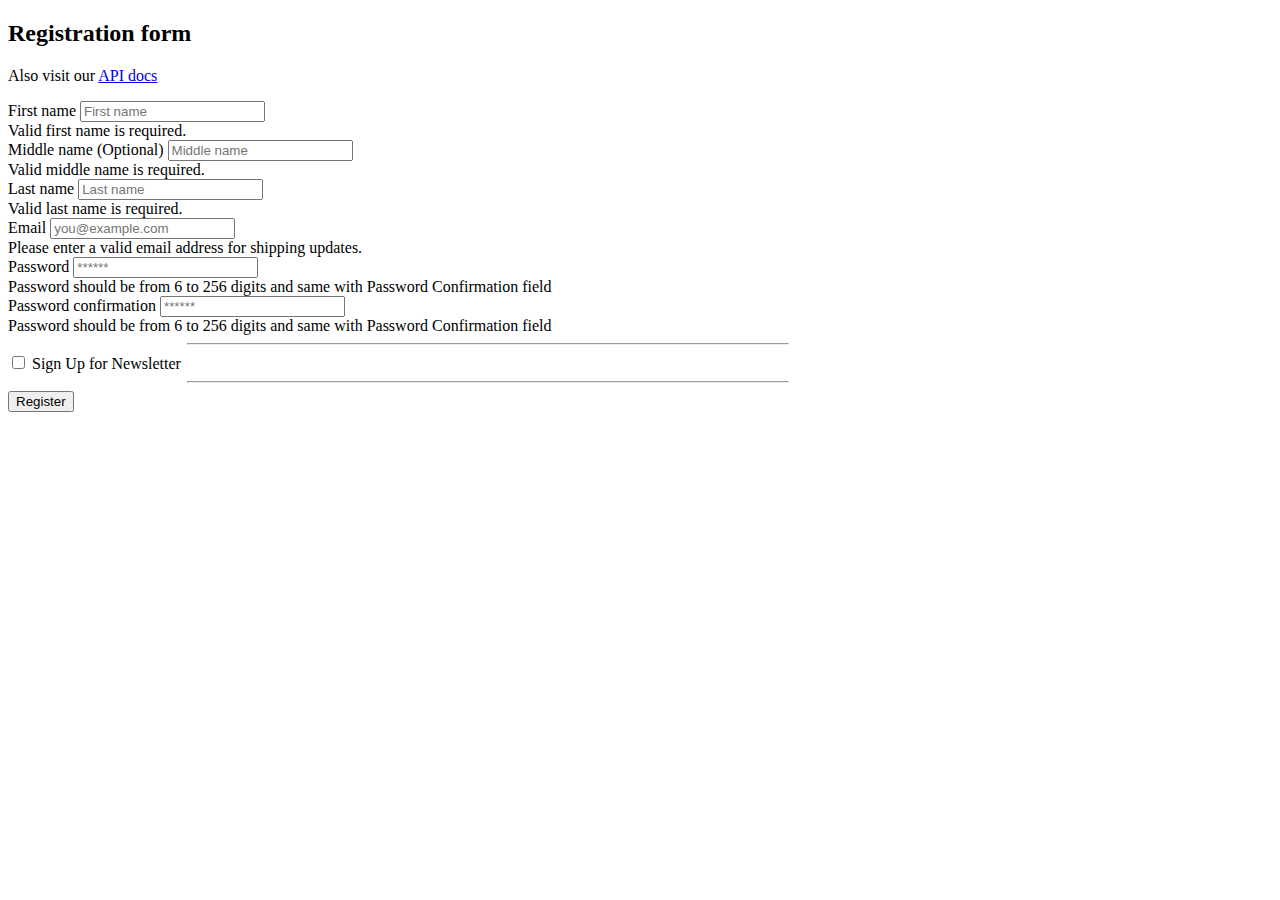
<file: src/main/resources/static/index.html>
<!DOCTYPE html>
<html lang="en">
<head>
    <meta name="viewport" content="width=device-width, initial-scale=1, shrink-to-fit=no">
    <meta charset="UTF-8">
    <title>"Pretty" UI</title>
    <link rel="stylesheet" href="css/main.css">
    <link rel="stylesheet" href="https://stackpath.bootstrapcdn.com/bootstrap/4.1.1/css/bootstrap.min.css"
          integrity="sha384-WskhaSGFgHYWDcbwN70/dfYBj47jz9qbsMId/iRN3ewGhXQFZCSftd1LZCfmhktB" crossorigin="anonymous">
</head>
<body class="bg-light">
<div class="container">
    <div class="py-5 text-center">
        <h2>Registration form</h2>
        <p class="lead">Also visit our <a href="api.html">API docs</a></p>
    </div>


    <div class="col-md-12 ">
        <form class="needs-validation" novalidate="">
            <div class="row">
                <div class="col-md-3"></div>
                <div class="col-md-6 mb-3">
                    <label for="firstName">First name</label>
                    <input type="text" class="form-control" id="firstName" placeholder="First name" value=""
                           required="">
                    <div class="invalid-feedback">
                        Valid first name is required.
                    </div>
                </div>
            </div>
            <div class="row">
                <div class="col-md-3"></div>
                <div class="col-md-6 mb-3">
                    <label for="middleName">Middle name <span class="text-muted">(Optional)</span></label>
                    <input type="text" class="form-control" id="middleName" placeholder="Middle name" value="">
                    <div class="invalid-feedback">
                        Valid middle name is required.
                    </div>
                </div>
            </div>
            <div class="row">
                <div class="col-md-3"></div>
                <div class="col-md-6 mb-3">
                    <label for="lastName">Last name</label>
                    <input type="text" class="form-control" id="lastName" placeholder="Last name" value="" required="">
                    <div class="invalid-feedback">
                        Valid last name is required.
                    </div>
                </div>
            </div>
            <div class="row">
                <div class="col-md-3"></div>
                <div class="col-md-6 mb-3">
                    <label for="email">Email</label>
                    <input type="email" class="form-control" id="email" placeholder="you@example.com" required="">
                    <div class="invalid-feedback">
                        Please enter a valid email address for shipping updates.
                    </div>
                </div>
            </div>
            <div class="row">
                <div class="col-md-3"></div>
                <div class="col-md-6 mb-3">
                    <label for="password">Password</label>
                    <input type="password" class="form-control" id="password" placeholder="******" required=""
                           minlength="6" maxlength="256">
                    <div class="invalid-feedback" style="width: 100%;">
                        Password should be from 6 to 256 digits and same with Password Confirmation field
                    </div>
                </div>
            </div>
            <div class="row">
                <div class="col-md-3"></div>
                <div class="col-md-6 mb-3">
                    <label for="confirmation">Password confirmation</label>
                    <input type="password" class="form-control" id="confirmation" placeholder="******" required=""
                           minlength="6" maxlength="256">
                    <div class="invalid-feedback" style="width: 100%;">
                        Password should be from 6 to 256 digits and same with Password Confirmation field
                    </div>
                </div>
            </div>

            <hr class="mb-2">
            <div class="row">
                <div class="col-md-3"></div>
                <div class="col-md-6">
                    <div class="custom-control custom-checkbox">

                        <input type="checkbox" class="custom-control-input" id="subscription">
                        <label class="custom-control-label" for="subscription">Sign Up for Newsletter</label>
                    </div>
                </div>
            </div>
            <hr class="mb-2">
            <div class="row mb-4">
                <div class="col-md-3"></div>
                <div class="col-md-6">
                    <button class="btn btn-primary btn-lg btn-block" type="submit">Register</button>
                </div>
            </div>
            <div class="row" id="resultContainer">
                <div class="col-md-3"></div>
                <div class="col-md-6">
                    <div class="alert alert-success" role="alert" id="resultSuccess" style="display: none">
                        Your account have been registered!
                    </div>
                    <div class="alert alert-danger" role="alert" id="resultInternalError" style="display: none">
                        Sorry, server got internal error while processing your request
                    </div>
                    <div class="alert alert-danger" role="alert" id="resultExternalError" style="display: none">
                        Sorry, can not register your account
                    </div>
                </div>
            </div>

        </form>
    </div>
</div>
</div>
<script src="https://code.jquery.com/jquery-3.3.1.min.js"
        integrity="sha256-FgpCb/KJQlLNfOu91ta32o/NMZxltwRo8QtmkMRdAu8=" crossorigin="anonymous"></script>
<script src="https://cdnjs.cloudflare.com/ajax/libs/popper.js/1.14.3/umd/popper.min.js"
        integrity="sha384-ZMP7rVo3mIykV+2+9J3UJ46jBk0WLaUAdn689aCwoqbBJiSnjAK/l8WvCWPIPm49"
        crossorigin="anonymous"></script>
<script src="https://stackpath.bootstrapcdn.com/bootstrap/4.1.1/js/bootstrap.min.js"
        integrity="sha384-smHYKdLADwkXOn1EmN1qk/HfnUcbVRZyYmZ4qpPea6sjB/pTJ0euyQp0Mk8ck+5T"
        crossorigin="anonymous"></script>
<script>
    (function () {
        'use strict';

        window.addEventListener('load', function () {
            var forms = document.getElementsByClassName('needs-validation');

            var validation = Array.prototype.filter.call(forms, function (form) {
                form.addEventListener('submit', function (event) {
                    event.preventDefault();
                    event.stopPropagation();
                    if (form.checkValidity() === true) {
                        var dataObject = {};
                        dataObject.firstname = document.getElementById("firstName").value;
                        dataObject.middlename = document.getElementById("middleName").value;
                        dataObject.lastname = document.getElementById("lastName").value;
                        dataObject.email = document.getElementById("email").value;
                        dataObject.password = document.getElementById("password").value;
                        dataObject.subscribed = document.getElementById("subscription").checked;

                        $.ajax({
                            url: "/register",
                            type: "POST",
                            contentType: "application/json",
                            data: JSON.stringify(dataObject),
                            success: function(data){
                                console.log(data);
                                console.log(data.status);
                                if(data.status=="success"){
                                    $("#resultSuccess").show();
                                    $("#resultSuccess").fadeOut(5000);
                                } else {
                                    $("#resultExternalError").show();
                                    $("#resultExternalError").fadeOut(5000);
                                }
                            },
                            error: function(data){
                                console.log(data);
                                $("#resultInternalError").show();
                                $("#resultInternalError").fadeOut(5000);
                            }
                        });
                    }
                    form.classList.add('was-validated');
                }, false);
            });
        }, false);
    })();

    function checkSamePasswords() {
        var password = document.getElementById("password");
        var confirmation = document.getElementById("confirmation");

        if (password.value == confirmation.value) {
            password.setCustomValidity("");
            confirmation.setCustomValidity("");
        } else {
            password.setCustomValidity("Error");
            confirmation.setCustomValidity("Error");
        }
    }

    window.onload = function () {
        document.getElementById("password").onchange = checkSamePasswords;
        document.getElementById("confirmation").onchange = checkSamePasswords;
    }
</script>
</body>
</html>
</file>
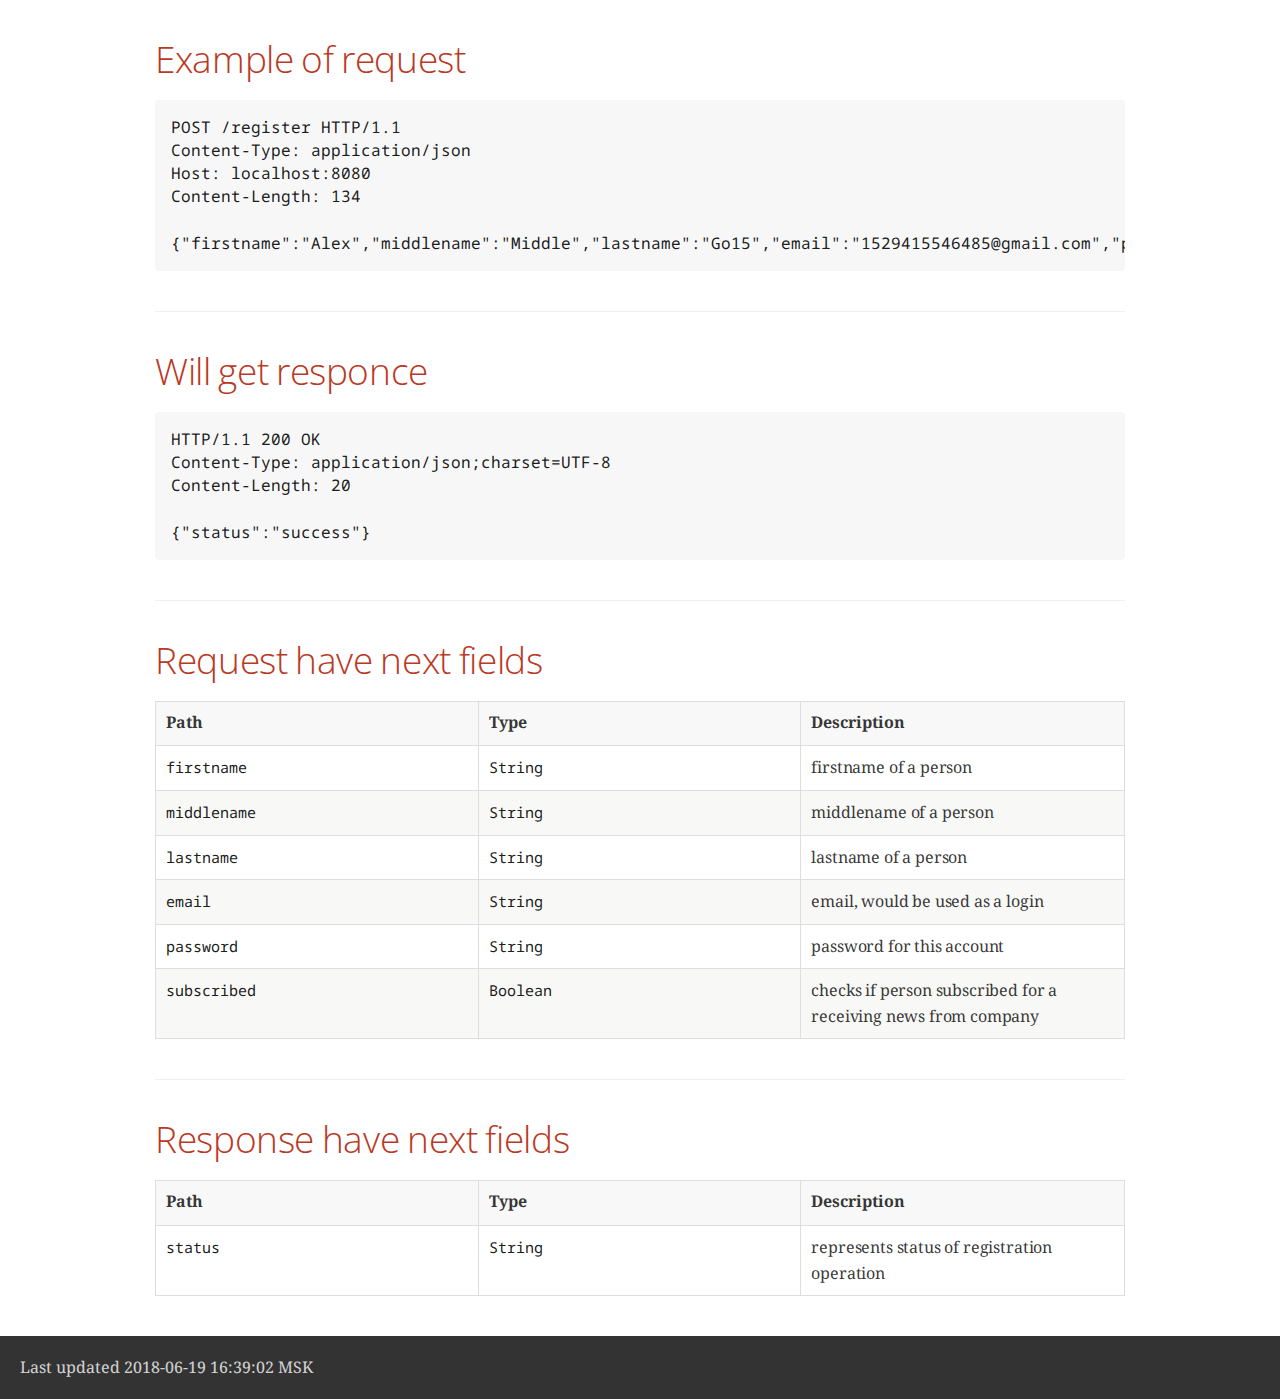
<file: src/main/resources/static/api.html>
<!DOCTYPE html>
<html lang="en">
<head>
<meta charset="UTF-8">
<!--[if IE]><meta http-equiv="X-UA-Compatible" content="IE=edge"><![endif]-->
<meta name="viewport" content="width=device-width, initial-scale=1.0">
<meta name="generator" content="Asciidoctor 1.5.6.1">
<title>Example of request</title>
<link rel="stylesheet" href="https://fonts.googleapis.com/css?family=Open+Sans:300,300italic,400,400italic,600,600italic%7CNoto+Serif:400,400italic,700,700italic%7CDroid+Sans+Mono:400,700">
<style>
/* Asciidoctor default stylesheet | MIT License | http://asciidoctor.org */
/* Remove comment around @import statement below when using as a custom stylesheet */
/*@import "https://fonts.googleapis.com/css?family=Open+Sans:300,300italic,400,400italic,600,600italic%7CNoto+Serif:400,400italic,700,700italic%7CDroid+Sans+Mono:400,700";*/
article,aside,details,figcaption,figure,footer,header,hgroup,main,nav,section,summary{display:block}
audio,canvas,video{display:inline-block}
audio:not([controls]){display:none;height:0}
[hidden],template{display:none}
script{display:none!important}
html{font-family:sans-serif;-ms-text-size-adjust:100%;-webkit-text-size-adjust:100%}
a{background:transparent}
a:focus{outline:thin dotted}
a:active,a:hover{outline:0}
h1{font-size:2em;margin:.67em 0}
abbr[title]{border-bottom:1px dotted}
b,strong{font-weight:bold}
dfn{font-style:italic}
hr{-moz-box-sizing:content-box;box-sizing:content-box;height:0}
mark{background:#ff0;color:#000}
code,kbd,pre,samp{font-family:monospace;font-size:1em}
pre{white-space:pre-wrap}
q{quotes:"\201C" "\201D" "\2018" "\2019"}
small{font-size:80%}
sub,sup{font-size:75%;line-height:0;position:relative;vertical-align:baseline}
sup{top:-.5em}
sub{bottom:-.25em}
img{border:0}
svg:not(:root){overflow:hidden}
figure{margin:0}
fieldset{border:1px solid silver;margin:0 2px;padding:.35em .625em .75em}
legend{border:0;padding:0}
button,input,select,textarea{font-family:inherit;font-size:100%;margin:0}
button,input{line-height:normal}
button,select{text-transform:none}
button,html input[type="button"],input[type="reset"],input[type="submit"]{-webkit-appearance:button;cursor:pointer}
button[disabled],html input[disabled]{cursor:default}
input[type="checkbox"],input[type="radio"]{box-sizing:border-box;padding:0}
input[type="search"]{-webkit-appearance:textfield;-moz-box-sizing:content-box;-webkit-box-sizing:content-box;box-sizing:content-box}
input[type="search"]::-webkit-search-cancel-button,input[type="search"]::-webkit-search-decoration{-webkit-appearance:none}
button::-moz-focus-inner,input::-moz-focus-inner{border:0;padding:0}
textarea{overflow:auto;vertical-align:top}
table{border-collapse:collapse;border-spacing:0}
*,*:before,*:after{-moz-box-sizing:border-box;-webkit-box-sizing:border-box;box-sizing:border-box}
html,body{font-size:100%}
body{background:#fff;color:rgba(0,0,0,.8);padding:0;margin:0;font-family:"Noto Serif","DejaVu Serif",serif;font-weight:400;font-style:normal;line-height:1;position:relative;cursor:auto;tab-size:4;-moz-osx-font-smoothing:grayscale;-webkit-font-smoothing:antialiased}
a:hover{cursor:pointer}
img,object,embed{max-width:100%;height:auto}
object,embed{height:100%}
img{-ms-interpolation-mode:bicubic}
.left{float:left!important}
.right{float:right!important}
.text-left{text-align:left!important}
.text-right{text-align:right!important}
.text-center{text-align:center!important}
.text-justify{text-align:justify!important}
.hide{display:none}
img,object,svg{display:inline-block;vertical-align:middle}
textarea{height:auto;min-height:50px}
select{width:100%}
.center{margin-left:auto;margin-right:auto}
.spread{width:100%}
p.lead,.paragraph.lead>p,#preamble>.sectionbody>.paragraph:first-of-type p{font-size:1.21875em;line-height:1.6}
.subheader,.admonitionblock td.content>.title,.audioblock>.title,.exampleblock>.title,.imageblock>.title,.listingblock>.title,.literalblock>.title,.stemblock>.title,.openblock>.title,.paragraph>.title,.quoteblock>.title,table.tableblock>.title,.verseblock>.title,.videoblock>.title,.dlist>.title,.olist>.title,.ulist>.title,.qlist>.title,.hdlist>.title{line-height:1.45;color:#7a2518;font-weight:400;margin-top:0;margin-bottom:.25em}
div,dl,dt,dd,ul,ol,li,h1,h2,h3,#toctitle,.sidebarblock>.content>.title,h4,h5,h6,pre,form,p,blockquote,th,td{margin:0;padding:0;direction:ltr}
a{color:#2156a5;text-decoration:underline;line-height:inherit}
a:hover,a:focus{color:#1d4b8f}
a img{border:none}
p{font-family:inherit;font-weight:400;font-size:1em;line-height:1.6;margin-bottom:1.25em;text-rendering:optimizeLegibility}
p aside{font-size:.875em;line-height:1.35;font-style:italic}
h1,h2,h3,#toctitle,.sidebarblock>.content>.title,h4,h5,h6{font-family:"Open Sans","DejaVu Sans",sans-serif;font-weight:300;font-style:normal;color:#ba3925;text-rendering:optimizeLegibility;margin-top:1em;margin-bottom:.5em;line-height:1.0125em}
h1 small,h2 small,h3 small,#toctitle small,.sidebarblock>.content>.title small,h4 small,h5 small,h6 small{font-size:60%;color:#e99b8f;line-height:0}
h1{font-size:2.125em}
h2{font-size:1.6875em}
h3,#toctitle,.sidebarblock>.content>.title{font-size:1.375em}
h4,h5{font-size:1.125em}
h6{font-size:1em}
hr{border:solid #ddddd8;border-width:1px 0 0;clear:both;margin:1.25em 0 1.1875em;height:0}
em,i{font-style:italic;line-height:inherit}
strong,b{font-weight:bold;line-height:inherit}
small{font-size:60%;line-height:inherit}
code{font-family:"Droid Sans Mono","DejaVu Sans Mono",monospace;font-weight:400;color:rgba(0,0,0,.9)}
ul,ol,dl{font-size:1em;line-height:1.6;margin-bottom:1.25em;list-style-position:outside;font-family:inherit}
ul,ol{margin-left:1.5em}
ul li ul,ul li ol{margin-left:1.25em;margin-bottom:0;font-size:1em}
ul.square li ul,ul.circle li ul,ul.disc li ul{list-style:inherit}
ul.square{list-style-type:square}
ul.circle{list-style-type:circle}
ul.disc{list-style-type:disc}
ol li ul,ol li ol{margin-left:1.25em;margin-bottom:0}
dl dt{margin-bottom:.3125em;font-weight:bold}
dl dd{margin-bottom:1.25em}
abbr,acronym{text-transform:uppercase;font-size:90%;color:rgba(0,0,0,.8);border-bottom:1px dotted #ddd;cursor:help}
abbr{text-transform:none}
blockquote{margin:0 0 1.25em;padding:.5625em 1.25em 0 1.1875em;border-left:1px solid #ddd}
blockquote cite{display:block;font-size:.9375em;color:rgba(0,0,0,.6)}
blockquote cite:before{content:"\2014 \0020"}
blockquote cite a,blockquote cite a:visited{color:rgba(0,0,0,.6)}
blockquote,blockquote p{line-height:1.6;color:rgba(0,0,0,.85)}
@media only screen and (min-width:768px){h1,h2,h3,#toctitle,.sidebarblock>.content>.title,h4,h5,h6{line-height:1.2}
h1{font-size:2.75em}
h2{font-size:2.3125em}
h3,#toctitle,.sidebarblock>.content>.title{font-size:1.6875em}
h4{font-size:1.4375em}}
table{background:#fff;margin-bottom:1.25em;border:solid 1px #dedede}
table thead,table tfoot{background:#f7f8f7;font-weight:bold}
table thead tr th,table thead tr td,table tfoot tr th,table tfoot tr td{padding:.5em .625em .625em;font-size:inherit;color:rgba(0,0,0,.8);text-align:left}
table tr th,table tr td{padding:.5625em .625em;font-size:inherit;color:rgba(0,0,0,.8)}
table tr.even,table tr.alt,table tr:nth-of-type(even){background:#f8f8f7}
table thead tr th,table tfoot tr th,table tbody tr td,table tr td,table tfoot tr td{display:table-cell;line-height:1.6}
h1,h2,h3,#toctitle,.sidebarblock>.content>.title,h4,h5,h6{line-height:1.2;word-spacing:-.05em}
h1 strong,h2 strong,h3 strong,#toctitle strong,.sidebarblock>.content>.title strong,h4 strong,h5 strong,h6 strong{font-weight:400}
.clearfix:before,.clearfix:after,.float-group:before,.float-group:after{content:" ";display:table}
.clearfix:after,.float-group:after{clear:both}
*:not(pre)>code{font-size:.9375em;font-style:normal!important;letter-spacing:0;padding:.1em .5ex;word-spacing:-.15em;background-color:#f7f7f8;-webkit-border-radius:4px;border-radius:4px;line-height:1.45;text-rendering:optimizeSpeed;word-wrap:break-word}
*:not(pre)>code.nobreak{word-wrap:normal}
*:not(pre)>code.nowrap{white-space:nowrap}
pre,pre>code{line-height:1.45;color:rgba(0,0,0,.9);font-family:"Droid Sans Mono","DejaVu Sans Mono",monospace;font-weight:400;text-rendering:optimizeSpeed}
em em{font-style:normal}
strong strong{font-weight:400}
.keyseq{color:rgba(51,51,51,.8)}
kbd{font-family:"Droid Sans Mono","DejaVu Sans Mono",monospace;display:inline-block;color:rgba(0,0,0,.8);font-size:.65em;line-height:1.45;background-color:#f7f7f7;border:1px solid #ccc;-webkit-border-radius:3px;border-radius:3px;-webkit-box-shadow:0 1px 0 rgba(0,0,0,.2),0 0 0 .1em white inset;box-shadow:0 1px 0 rgba(0,0,0,.2),0 0 0 .1em #fff inset;margin:0 .15em;padding:.2em .5em;vertical-align:middle;position:relative;top:-.1em;white-space:nowrap}
.keyseq kbd:first-child{margin-left:0}
.keyseq kbd:last-child{margin-right:0}
.menuseq,.menuref{color:#000}
.menuseq b:not(.caret),.menuref{font-weight:inherit}
.menuseq{word-spacing:-.02em}
.menuseq b.caret{font-size:1.25em;line-height:.8}
.menuseq i.caret{font-weight:bold;text-align:center;width:.45em}
b.button:before,b.button:after{position:relative;top:-1px;font-weight:400}
b.button:before{content:"[";padding:0 3px 0 2px}
b.button:after{content:"]";padding:0 2px 0 3px}
p a>code:hover{color:rgba(0,0,0,.9)}
#header,#content,#footnotes,#footer{width:100%;margin-left:auto;margin-right:auto;margin-top:0;margin-bottom:0;max-width:62.5em;*zoom:1;position:relative;padding-left:.9375em;padding-right:.9375em}
#header:before,#header:after,#content:before,#content:after,#footnotes:before,#footnotes:after,#footer:before,#footer:after{content:" ";display:table}
#header:after,#content:after,#footnotes:after,#footer:after{clear:both}
#content{margin-top:1.25em}
#content:before{content:none}
#header>h1:first-child{color:rgba(0,0,0,.85);margin-top:2.25rem;margin-bottom:0}
#header>h1:first-child+#toc{margin-top:8px;border-top:1px solid #ddddd8}
#header>h1:only-child,body.toc2 #header>h1:nth-last-child(2){border-bottom:1px solid #ddddd8;padding-bottom:8px}
#header .details{border-bottom:1px solid #ddddd8;line-height:1.45;padding-top:.25em;padding-bottom:.25em;padding-left:.25em;color:rgba(0,0,0,.6);display:-ms-flexbox;display:-webkit-flex;display:flex;-ms-flex-flow:row wrap;-webkit-flex-flow:row wrap;flex-flow:row wrap}
#header .details span:first-child{margin-left:-.125em}
#header .details span.email a{color:rgba(0,0,0,.85)}
#header .details br{display:none}
#header .details br+span:before{content:"\00a0\2013\00a0"}
#header .details br+span.author:before{content:"\00a0\22c5\00a0";color:rgba(0,0,0,.85)}
#header .details br+span#revremark:before{content:"\00a0|\00a0"}
#header #revnumber{text-transform:capitalize}
#header #revnumber:after{content:"\00a0"}
#content>h1:first-child:not([class]){color:rgba(0,0,0,.85);border-bottom:1px solid #ddddd8;padding-bottom:8px;margin-top:0;padding-top:1rem;margin-bottom:1.25rem}
#toc{border-bottom:1px solid #efefed;padding-bottom:.5em}
#toc>ul{margin-left:.125em}
#toc ul.sectlevel0>li>a{font-style:italic}
#toc ul.sectlevel0 ul.sectlevel1{margin:.5em 0}
#toc ul{font-family:"Open Sans","DejaVu Sans",sans-serif;list-style-type:none}
#toc li{line-height:1.3334;margin-top:.3334em}
#toc a{text-decoration:none}
#toc a:active{text-decoration:underline}
#toctitle{color:#7a2518;font-size:1.2em}
@media only screen and (min-width:768px){#toctitle{font-size:1.375em}
body.toc2{padding-left:15em;padding-right:0}
#toc.toc2{margin-top:0!important;background-color:#f8f8f7;position:fixed;width:15em;left:0;top:0;border-right:1px solid #efefed;border-top-width:0!important;border-bottom-width:0!important;z-index:1000;padding:1.25em 1em;height:100%;overflow:auto}
#toc.toc2 #toctitle{margin-top:0;margin-bottom:.8rem;font-size:1.2em}
#toc.toc2>ul{font-size:.9em;margin-bottom:0}
#toc.toc2 ul ul{margin-left:0;padding-left:1em}
#toc.toc2 ul.sectlevel0 ul.sectlevel1{padding-left:0;margin-top:.5em;margin-bottom:.5em}
body.toc2.toc-right{padding-left:0;padding-right:15em}
body.toc2.toc-right #toc.toc2{border-right-width:0;border-left:1px solid #efefed;left:auto;right:0}}
@media only screen and (min-width:1280px){body.toc2{padding-left:20em;padding-right:0}
#toc.toc2{width:20em}
#toc.toc2 #toctitle{font-size:1.375em}
#toc.toc2>ul{font-size:.95em}
#toc.toc2 ul ul{padding-left:1.25em}
body.toc2.toc-right{padding-left:0;padding-right:20em}}
#content #toc{border-style:solid;border-width:1px;border-color:#e0e0dc;margin-bottom:1.25em;padding:1.25em;background:#f8f8f7;-webkit-border-radius:4px;border-radius:4px}
#content #toc>:first-child{margin-top:0}
#content #toc>:last-child{margin-bottom:0}
#footer{max-width:100%;background-color:rgba(0,0,0,.8);padding:1.25em}
#footer-text{color:rgba(255,255,255,.8);line-height:1.44}
.sect1{padding-bottom:.625em}
@media only screen and (min-width:768px){.sect1{padding-bottom:1.25em}}
.sect1+.sect1{border-top:1px solid #efefed}
#content h1>a.anchor,h2>a.anchor,h3>a.anchor,#toctitle>a.anchor,.sidebarblock>.content>.title>a.anchor,h4>a.anchor,h5>a.anchor,h6>a.anchor{position:absolute;z-index:1001;width:1.5ex;margin-left:-1.5ex;display:block;text-decoration:none!important;visibility:hidden;text-align:center;font-weight:400}
#content h1>a.anchor:before,h2>a.anchor:before,h3>a.anchor:before,#toctitle>a.anchor:before,.sidebarblock>.content>.title>a.anchor:before,h4>a.anchor:before,h5>a.anchor:before,h6>a.anchor:before{content:"\00A7";font-size:.85em;display:block;padding-top:.1em}
#content h1:hover>a.anchor,#content h1>a.anchor:hover,h2:hover>a.anchor,h2>a.anchor:hover,h3:hover>a.anchor,#toctitle:hover>a.anchor,.sidebarblock>.content>.title:hover>a.anchor,h3>a.anchor:hover,#toctitle>a.anchor:hover,.sidebarblock>.content>.title>a.anchor:hover,h4:hover>a.anchor,h4>a.anchor:hover,h5:hover>a.anchor,h5>a.anchor:hover,h6:hover>a.anchor,h6>a.anchor:hover{visibility:visible}
#content h1>a.link,h2>a.link,h3>a.link,#toctitle>a.link,.sidebarblock>.content>.title>a.link,h4>a.link,h5>a.link,h6>a.link{color:#ba3925;text-decoration:none}
#content h1>a.link:hover,h2>a.link:hover,h3>a.link:hover,#toctitle>a.link:hover,.sidebarblock>.content>.title>a.link:hover,h4>a.link:hover,h5>a.link:hover,h6>a.link:hover{color:#a53221}
.audioblock,.imageblock,.literalblock,.listingblock,.stemblock,.videoblock{margin-bottom:1.25em}
.admonitionblock td.content>.title,.audioblock>.title,.exampleblock>.title,.imageblock>.title,.listingblock>.title,.literalblock>.title,.stemblock>.title,.openblock>.title,.paragraph>.title,.quoteblock>.title,table.tableblock>.title,.verseblock>.title,.videoblock>.title,.dlist>.title,.olist>.title,.ulist>.title,.qlist>.title,.hdlist>.title{text-rendering:optimizeLegibility;text-align:left;font-family:"Noto Serif","DejaVu Serif",serif;font-size:1rem;font-style:italic}
table.tableblock>caption.title{white-space:nowrap;overflow:visible;max-width:0}
.paragraph.lead>p,#preamble>.sectionbody>.paragraph:first-of-type p{color:rgba(0,0,0,.85)}
table.tableblock #preamble>.sectionbody>.paragraph:first-of-type p{font-size:inherit}
.admonitionblock>table{border-collapse:separate;border:0;background:none;width:100%}
.admonitionblock>table td.icon{text-align:center;width:80px}
.admonitionblock>table td.icon img{max-width:initial}
.admonitionblock>table td.icon .title{font-weight:bold;font-family:"Open Sans","DejaVu Sans",sans-serif;text-transform:uppercase}
.admonitionblock>table td.content{padding-left:1.125em;padding-right:1.25em;border-left:1px solid #ddddd8;color:rgba(0,0,0,.6)}
.admonitionblock>table td.content>:last-child>:last-child{margin-bottom:0}
.exampleblock>.content{border-style:solid;border-width:1px;border-color:#e6e6e6;margin-bottom:1.25em;padding:1.25em;background:#fff;-webkit-border-radius:4px;border-radius:4px}
.exampleblock>.content>:first-child{margin-top:0}
.exampleblock>.content>:last-child{margin-bottom:0}
.sidebarblock{border-style:solid;border-width:1px;border-color:#e0e0dc;margin-bottom:1.25em;padding:1.25em;background:#f8f8f7;-webkit-border-radius:4px;border-radius:4px}
.sidebarblock>:first-child{margin-top:0}
.sidebarblock>:last-child{margin-bottom:0}
.sidebarblock>.content>.title{color:#7a2518;margin-top:0;text-align:center}
.exampleblock>.content>:last-child>:last-child,.exampleblock>.content .olist>ol>li:last-child>:last-child,.exampleblock>.content .ulist>ul>li:last-child>:last-child,.exampleblock>.content .qlist>ol>li:last-child>:last-child,.sidebarblock>.content>:last-child>:last-child,.sidebarblock>.content .olist>ol>li:last-child>:last-child,.sidebarblock>.content .ulist>ul>li:last-child>:last-child,.sidebarblock>.content .qlist>ol>li:last-child>:last-child{margin-bottom:0}
.literalblock pre,.listingblock pre:not(.highlight),.listingblock pre[class="highlight"],.listingblock pre[class^="highlight "],.listingblock pre.CodeRay,.listingblock pre.prettyprint{background:#f7f7f8}
.sidebarblock .literalblock pre,.sidebarblock .listingblock pre:not(.highlight),.sidebarblock .listingblock pre[class="highlight"],.sidebarblock .listingblock pre[class^="highlight "],.sidebarblock .listingblock pre.CodeRay,.sidebarblock .listingblock pre.prettyprint{background:#f2f1f1}
.literalblock pre,.literalblock pre[class],.listingblock pre,.listingblock pre[class]{-webkit-border-radius:4px;border-radius:4px;word-wrap:break-word;padding:1em;font-size:.8125em}
.literalblock pre.nowrap,.literalblock pre[class].nowrap,.listingblock pre.nowrap,.listingblock pre[class].nowrap{overflow-x:auto;white-space:pre;word-wrap:normal}
@media only screen and (min-width:768px){.literalblock pre,.literalblock pre[class],.listingblock pre,.listingblock pre[class]{font-size:.90625em}}
@media only screen and (min-width:1280px){.literalblock pre,.literalblock pre[class],.listingblock pre,.listingblock pre[class]{font-size:1em}}
.literalblock.output pre{color:#f7f7f8;background-color:rgba(0,0,0,.9)}
.listingblock pre.highlightjs{padding:0}
.listingblock pre.highlightjs>code{padding:1em;-webkit-border-radius:4px;border-radius:4px}
.listingblock pre.prettyprint{border-width:0}
.listingblock>.content{position:relative}
.listingblock code[data-lang]:before{display:none;content:attr(data-lang);position:absolute;font-size:.75em;top:.425rem;right:.5rem;line-height:1;text-transform:uppercase;color:#999}
.listingblock:hover code[data-lang]:before{display:block}
.listingblock.terminal pre .command:before{content:attr(data-prompt);padding-right:.5em;color:#999}
.listingblock.terminal pre .command:not([data-prompt]):before{content:"$"}
table.pyhltable{border-collapse:separate;border:0;margin-bottom:0;background:none}
table.pyhltable td{vertical-align:top;padding-top:0;padding-bottom:0;line-height:1.45}
table.pyhltable td.code{padding-left:.75em;padding-right:0}
pre.pygments .lineno,table.pyhltable td:not(.code){color:#999;padding-left:0;padding-right:.5em;border-right:1px solid #ddddd8}
pre.pygments .lineno{display:inline-block;margin-right:.25em}
table.pyhltable .linenodiv{background:none!important;padding-right:0!important}
.quoteblock{margin:0 1em 1.25em 1.5em;display:table}
.quoteblock>.title{margin-left:-1.5em;margin-bottom:.75em}
.quoteblock blockquote,.quoteblock blockquote p{color:rgba(0,0,0,.85);font-size:1.15rem;line-height:1.75;word-spacing:.1em;letter-spacing:0;font-style:italic;text-align:justify}
.quoteblock blockquote{margin:0;padding:0;border:0}
.quoteblock blockquote:before{content:"\201c";float:left;font-size:2.75em;font-weight:bold;line-height:.6em;margin-left:-.6em;color:#7a2518;text-shadow:0 1px 2px rgba(0,0,0,.1)}
.quoteblock blockquote>.paragraph:last-child p{margin-bottom:0}
.quoteblock .attribution{margin-top:.5em;margin-right:.5ex;text-align:right}
.quoteblock .quoteblock{margin-left:0;margin-right:0;padding:.5em 0;border-left:3px solid rgba(0,0,0,.6)}
.quoteblock .quoteblock blockquote{padding:0 0 0 .75em}
.quoteblock .quoteblock blockquote:before{display:none}
.verseblock{margin:0 1em 1.25em 1em}
.verseblock pre{font-family:"Open Sans","DejaVu Sans",sans;font-size:1.15rem;color:rgba(0,0,0,.85);font-weight:300;text-rendering:optimizeLegibility}
.verseblock pre strong{font-weight:400}
.verseblock .attribution{margin-top:1.25rem;margin-left:.5ex}
.quoteblock .attribution,.verseblock .attribution{font-size:.9375em;line-height:1.45;font-style:italic}
.quoteblock .attribution br,.verseblock .attribution br{display:none}
.quoteblock .attribution cite,.verseblock .attribution cite{display:block;letter-spacing:-.025em;color:rgba(0,0,0,.6)}
.quoteblock.abstract{margin:0 0 1.25em 0;display:block}
.quoteblock.abstract blockquote,.quoteblock.abstract blockquote p{text-align:left;word-spacing:0}
.quoteblock.abstract blockquote:before,.quoteblock.abstract blockquote p:first-of-type:before{display:none}
table.tableblock{max-width:100%;border-collapse:separate}
table.tableblock td>.paragraph:last-child p>p:last-child,table.tableblock th>p:last-child,table.tableblock td>p:last-child{margin-bottom:0}
table.tableblock,th.tableblock,td.tableblock{border:0 solid #dedede}
table.grid-all>thead>tr>.tableblock,table.grid-all>tbody>tr>.tableblock{border-width:0 1px 1px 0}
table.grid-all>tfoot>tr>.tableblock{border-width:1px 1px 0 0}
table.grid-cols>*>tr>.tableblock{border-width:0 1px 0 0}
table.grid-rows>thead>tr>.tableblock,table.grid-rows>tbody>tr>.tableblock{border-width:0 0 1px 0}
table.grid-rows>tfoot>tr>.tableblock{border-width:1px 0 0 0}
table.grid-all>*>tr>.tableblock:last-child,table.grid-cols>*>tr>.tableblock:last-child{border-right-width:0}
table.grid-all>tbody>tr:last-child>.tableblock,table.grid-all>thead:last-child>tr>.tableblock,table.grid-rows>tbody>tr:last-child>.tableblock,table.grid-rows>thead:last-child>tr>.tableblock{border-bottom-width:0}
table.frame-all{border-width:1px}
table.frame-sides{border-width:0 1px}
table.frame-topbot{border-width:1px 0}
th.halign-left,td.halign-left{text-align:left}
th.halign-right,td.halign-right{text-align:right}
th.halign-center,td.halign-center{text-align:center}
th.valign-top,td.valign-top{vertical-align:top}
th.valign-bottom,td.valign-bottom{vertical-align:bottom}
th.valign-middle,td.valign-middle{vertical-align:middle}
table thead th,table tfoot th{font-weight:bold}
tbody tr th{display:table-cell;line-height:1.6;background:#f7f8f7}
tbody tr th,tbody tr th p,tfoot tr th,tfoot tr th p{color:rgba(0,0,0,.8);font-weight:bold}
p.tableblock>code:only-child{background:none;padding:0}
p.tableblock{font-size:1em}
td>div.verse{white-space:pre}
ol{margin-left:1.75em}
ul li ol{margin-left:1.5em}
dl dd{margin-left:1.125em}
dl dd:last-child,dl dd:last-child>:last-child{margin-bottom:0}
ol>li p,ul>li p,ul dd,ol dd,.olist .olist,.ulist .ulist,.ulist .olist,.olist .ulist{margin-bottom:.625em}
ul.checklist,ul.none,ol.none,ul.no-bullet,ol.no-bullet,ol.unnumbered,ul.unstyled,ol.unstyled{list-style-type:none}
ul.no-bullet,ol.no-bullet,ol.unnumbered{margin-left:.625em}
ul.unstyled,ol.unstyled{margin-left:0}
ul.checklist{margin-left:.625em}
ul.checklist li>p:first-child>.fa-square-o:first-child,ul.checklist li>p:first-child>.fa-check-square-o:first-child{width:1.25em;font-size:.8em;position:relative;bottom:.125em}
ul.checklist li>p:first-child>input[type="checkbox"]:first-child{margin-right:.25em}
ul.inline{margin:0 auto .625em auto;margin-left:-1.375em;margin-right:0;padding:0;list-style:none;overflow:hidden}
ul.inline>li{list-style:none;float:left;margin-left:1.375em;display:block}
ul.inline>li>*{display:block}
.unstyled dl dt{font-weight:400;font-style:normal}
ol.arabic{list-style-type:decimal}
ol.decimal{list-style-type:decimal-leading-zero}
ol.loweralpha{list-style-type:lower-alpha}
ol.upperalpha{list-style-type:upper-alpha}
ol.lowerroman{list-style-type:lower-roman}
ol.upperroman{list-style-type:upper-roman}
ol.lowergreek{list-style-type:lower-greek}
.hdlist>table,.colist>table{border:0;background:none}
.hdlist>table>tbody>tr,.colist>table>tbody>tr{background:none}
td.hdlist1,td.hdlist2{vertical-align:top;padding:0 .625em}
td.hdlist1{font-weight:bold;padding-bottom:1.25em}
.literalblock+.colist,.listingblock+.colist{margin-top:-.5em}
.colist>table tr>td:first-of-type{padding:.4em .75em 0 .75em;line-height:1;vertical-align:top}
.colist>table tr>td:first-of-type img{max-width:initial}
.colist>table tr>td:last-of-type{padding:.25em 0}
.thumb,.th{line-height:0;display:inline-block;border:solid 4px #fff;-webkit-box-shadow:0 0 0 1px #ddd;box-shadow:0 0 0 1px #ddd}
.imageblock.left,.imageblock[style*="float: left"]{margin:.25em .625em 1.25em 0}
.imageblock.right,.imageblock[style*="float: right"]{margin:.25em 0 1.25em .625em}
.imageblock>.title{margin-bottom:0}
.imageblock.thumb,.imageblock.th{border-width:6px}
.imageblock.thumb>.title,.imageblock.th>.title{padding:0 .125em}
.image.left,.image.right{margin-top:.25em;margin-bottom:.25em;display:inline-block;line-height:0}
.image.left{margin-right:.625em}
.image.right{margin-left:.625em}
a.image{text-decoration:none;display:inline-block}
a.image object{pointer-events:none}
sup.footnote,sup.footnoteref{font-size:.875em;position:static;vertical-align:super}
sup.footnote a,sup.footnoteref a{text-decoration:none}
sup.footnote a:active,sup.footnoteref a:active{text-decoration:underline}
#footnotes{padding-top:.75em;padding-bottom:.75em;margin-bottom:.625em}
#footnotes hr{width:20%;min-width:6.25em;margin:-.25em 0 .75em 0;border-width:1px 0 0 0}
#footnotes .footnote{padding:0 .375em 0 .225em;line-height:1.3334;font-size:.875em;margin-left:1.2em;text-indent:-1.05em;margin-bottom:.2em}
#footnotes .footnote a:first-of-type{font-weight:bold;text-decoration:none}
#footnotes .footnote:last-of-type{margin-bottom:0}
#content #footnotes{margin-top:-.625em;margin-bottom:0;padding:.75em 0}
.gist .file-data>table{border:0;background:#fff;width:100%;margin-bottom:0}
.gist .file-data>table td.line-data{width:99%}
div.unbreakable{page-break-inside:avoid}
.big{font-size:larger}
.small{font-size:smaller}
.underline{text-decoration:underline}
.overline{text-decoration:overline}
.line-through{text-decoration:line-through}
.aqua{color:#00bfbf}
.aqua-background{background-color:#00fafa}
.black{color:#000}
.black-background{background-color:#000}
.blue{color:#0000bf}
.blue-background{background-color:#0000fa}
.fuchsia{color:#bf00bf}
.fuchsia-background{background-color:#fa00fa}
.gray{color:#606060}
.gray-background{background-color:#7d7d7d}
.green{color:#006000}
.green-background{background-color:#007d00}
.lime{color:#00bf00}
.lime-background{background-color:#00fa00}
.maroon{color:#600000}
.maroon-background{background-color:#7d0000}
.navy{color:#000060}
.navy-background{background-color:#00007d}
.olive{color:#606000}
.olive-background{background-color:#7d7d00}
.purple{color:#600060}
.purple-background{background-color:#7d007d}
.red{color:#bf0000}
.red-background{background-color:#fa0000}
.silver{color:#909090}
.silver-background{background-color:#bcbcbc}
.teal{color:#006060}
.teal-background{background-color:#007d7d}
.white{color:#bfbfbf}
.white-background{background-color:#fafafa}
.yellow{color:#bfbf00}
.yellow-background{background-color:#fafa00}
span.icon>.fa{cursor:default}
a span.icon>.fa{cursor:inherit}
.admonitionblock td.icon [class^="fa icon-"]{font-size:2.5em;text-shadow:1px 1px 2px rgba(0,0,0,.5);cursor:default}
.admonitionblock td.icon .icon-note:before{content:"\f05a";color:#19407c}
.admonitionblock td.icon .icon-tip:before{content:"\f0eb";text-shadow:1px 1px 2px rgba(155,155,0,.8);color:#111}
.admonitionblock td.icon .icon-warning:before{content:"\f071";color:#bf6900}
.admonitionblock td.icon .icon-caution:before{content:"\f06d";color:#bf3400}
.admonitionblock td.icon .icon-important:before{content:"\f06a";color:#bf0000}
.conum[data-value]{display:inline-block;color:#fff!important;background-color:rgba(0,0,0,.8);-webkit-border-radius:100px;border-radius:100px;text-align:center;font-size:.75em;width:1.67em;height:1.67em;line-height:1.67em;font-family:"Open Sans","DejaVu Sans",sans-serif;font-style:normal;font-weight:bold}
.conum[data-value] *{color:#fff!important}
.conum[data-value]+b{display:none}
.conum[data-value]:after{content:attr(data-value)}
pre .conum[data-value]{position:relative;top:-.125em}
b.conum *{color:inherit!important}
.conum:not([data-value]):empty{display:none}
dt,th.tableblock,td.content,div.footnote{text-rendering:optimizeLegibility}
h1,h2,p,td.content,span.alt{letter-spacing:-.01em}
p strong,td.content strong,div.footnote strong{letter-spacing:-.005em}
p,blockquote,dt,td.content,span.alt{font-size:1.0625rem}
p{margin-bottom:1.25rem}
.sidebarblock p,.sidebarblock dt,.sidebarblock td.content,p.tableblock{font-size:1em}
.exampleblock>.content{background-color:#fffef7;border-color:#e0e0dc;-webkit-box-shadow:0 1px 4px #e0e0dc;box-shadow:0 1px 4px #e0e0dc}
.print-only{display:none!important}
@media print{@page{margin:1.25cm .75cm}
*{-webkit-box-shadow:none!important;box-shadow:none!important;text-shadow:none!important}
a{color:inherit!important;text-decoration:underline!important}
a.bare,a[href^="#"],a[href^="mailto:"]{text-decoration:none!important}
a[href^="http:"]:not(.bare):after,a[href^="https:"]:not(.bare):after{content:"(" attr(href) ")";display:inline-block;font-size:.875em;padding-left:.25em}
abbr[title]:after{content:" (" attr(title) ")"}
pre,blockquote,tr,img,object,svg{page-break-inside:avoid}
thead{display:table-header-group}
svg{max-width:100%}
p,blockquote,dt,td.content{font-size:1em;orphans:3;widows:3}
h2,h3,#toctitle,.sidebarblock>.content>.title{page-break-after:avoid}
#toc,.sidebarblock,.exampleblock>.content{background:none!important}
#toc{border-bottom:1px solid #ddddd8!important;padding-bottom:0!important}
.sect1{padding-bottom:0!important}
.sect1+.sect1{border:0!important}
#header>h1:first-child{margin-top:1.25rem}
body.book #header{text-align:center}
body.book #header>h1:first-child{border:0!important;margin:2.5em 0 1em 0}
body.book #header .details{border:0!important;display:block;padding:0!important}
body.book #header .details span:first-child{margin-left:0!important}
body.book #header .details br{display:block}
body.book #header .details br+span:before{content:none!important}
body.book #toc{border:0!important;text-align:left!important;padding:0!important;margin:0!important}
body.book #toc,body.book #preamble,body.book h1.sect0,body.book .sect1>h2{page-break-before:always}
.listingblock code[data-lang]:before{display:block}
#footer{background:none!important;padding:0 .9375em}
#footer-text{color:rgba(0,0,0,.6)!important;font-size:.9em}
.hide-on-print{display:none!important}
.print-only{display:block!important}
.hide-for-print{display:none!important}
.show-for-print{display:inherit!important}}
</style>
</head>
<body class="article">
<div id="header">
</div>
<div id="content">
<div class="sect1">
<h2 id="_example_of_request">Example of request</h2>
<div class="sectionbody">
<div class="listingblock">
<div class="content">
<pre class="highlight nowrap"><code class="language-http" data-lang="http">POST /register HTTP/1.1
Content-Type: application/json
Host: localhost:8080
Content-Length: 134

{"firstname":"Alex","middlename":"Middle","lastname":"Go15","email":"1529415546485@gmail.com","password":"password","subscribed":true}</code></pre>
</div>
</div>
</div>
</div>
<div class="sect1">
<h2 id="_will_get_responce">Will get responce</h2>
<div class="sectionbody">
<div class="listingblock">
<div class="content">
<pre class="highlight nowrap"><code class="language-http" data-lang="http">HTTP/1.1 200 OK
Content-Type: application/json;charset=UTF-8
Content-Length: 20

{"status":"success"}</code></pre>
</div>
</div>
</div>
</div>
<div class="sect1">
<h2 id="_request_have_next_fields">Request have next fields</h2>
<div class="sectionbody">
<table class="tableblock frame-all grid-all spread">
<colgroup>
<col style="width: 33.3333%;">
<col style="width: 33.3333%;">
<col style="width: 33.3334%;">
</colgroup>
<thead>
<tr>
<th class="tableblock halign-left valign-top">Path</th>
<th class="tableblock halign-left valign-top">Type</th>
<th class="tableblock halign-left valign-top">Description</th>
</tr>
</thead>
<tbody>
<tr>
<td class="tableblock halign-left valign-top"><p class="tableblock"><code>firstname</code></p></td>
<td class="tableblock halign-left valign-top"><p class="tableblock"><code>String</code></p></td>
<td class="tableblock halign-left valign-top"><p class="tableblock">firstname of a person</p></td>
</tr>
<tr>
<td class="tableblock halign-left valign-top"><p class="tableblock"><code>middlename</code></p></td>
<td class="tableblock halign-left valign-top"><p class="tableblock"><code>String</code></p></td>
<td class="tableblock halign-left valign-top"><p class="tableblock">middlename of a person</p></td>
</tr>
<tr>
<td class="tableblock halign-left valign-top"><p class="tableblock"><code>lastname</code></p></td>
<td class="tableblock halign-left valign-top"><p class="tableblock"><code>String</code></p></td>
<td class="tableblock halign-left valign-top"><p class="tableblock">lastname of a person</p></td>
</tr>
<tr>
<td class="tableblock halign-left valign-top"><p class="tableblock"><code>email</code></p></td>
<td class="tableblock halign-left valign-top"><p class="tableblock"><code>String</code></p></td>
<td class="tableblock halign-left valign-top"><p class="tableblock">email, would be used as a login</p></td>
</tr>
<tr>
<td class="tableblock halign-left valign-top"><p class="tableblock"><code>password</code></p></td>
<td class="tableblock halign-left valign-top"><p class="tableblock"><code>String</code></p></td>
<td class="tableblock halign-left valign-top"><p class="tableblock">password for this account</p></td>
</tr>
<tr>
<td class="tableblock halign-left valign-top"><p class="tableblock"><code>subscribed</code></p></td>
<td class="tableblock halign-left valign-top"><p class="tableblock"><code>Boolean</code></p></td>
<td class="tableblock halign-left valign-top"><p class="tableblock">checks if person subscribed for a receiving news from company</p></td>
</tr>
</tbody>
</table>
</div>
</div>
<div class="sect1">
<h2 id="_response_have_next_fields">Response have next fields</h2>
<div class="sectionbody">
<table class="tableblock frame-all grid-all spread">
<colgroup>
<col style="width: 33.3333%;">
<col style="width: 33.3333%;">
<col style="width: 33.3334%;">
</colgroup>
<thead>
<tr>
<th class="tableblock halign-left valign-top">Path</th>
<th class="tableblock halign-left valign-top">Type</th>
<th class="tableblock halign-left valign-top">Description</th>
</tr>
</thead>
<tbody>
<tr>
<td class="tableblock halign-left valign-top"><p class="tableblock"><code>status</code></p></td>
<td class="tableblock halign-left valign-top"><p class="tableblock"><code>String</code></p></td>
<td class="tableblock halign-left valign-top"><p class="tableblock">represents status of registration operation</p></td>
</tr>
</tbody>
</table>
</div>
</div>
</div>
<div id="footer">
<div id="footer-text">
Last updated 2018-06-19 16:39:02 MSK
</div>
</div>
</body>
</html>
</file>
<file: src/main/resources/static/css/main.css>
.container {
    max-width: 960px;
}

hr {
    max-width: 600px;
}
</file>
